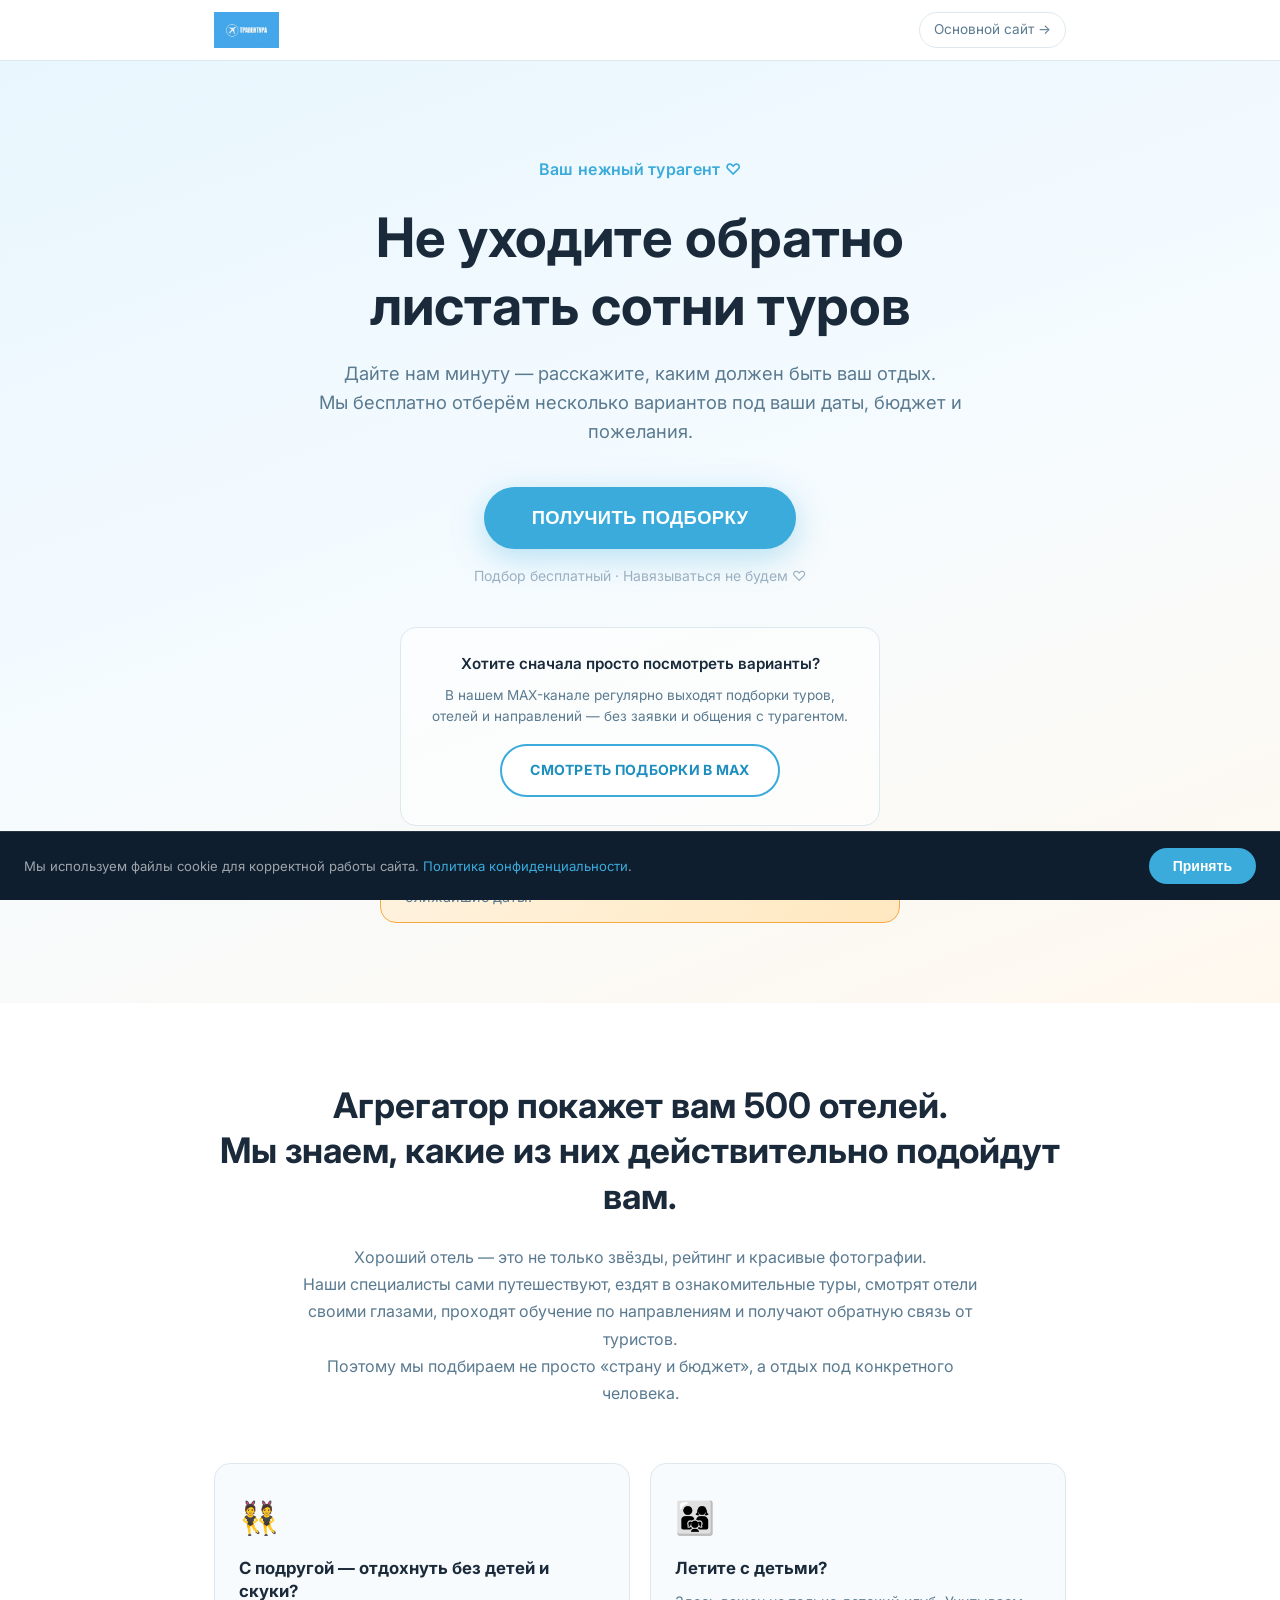
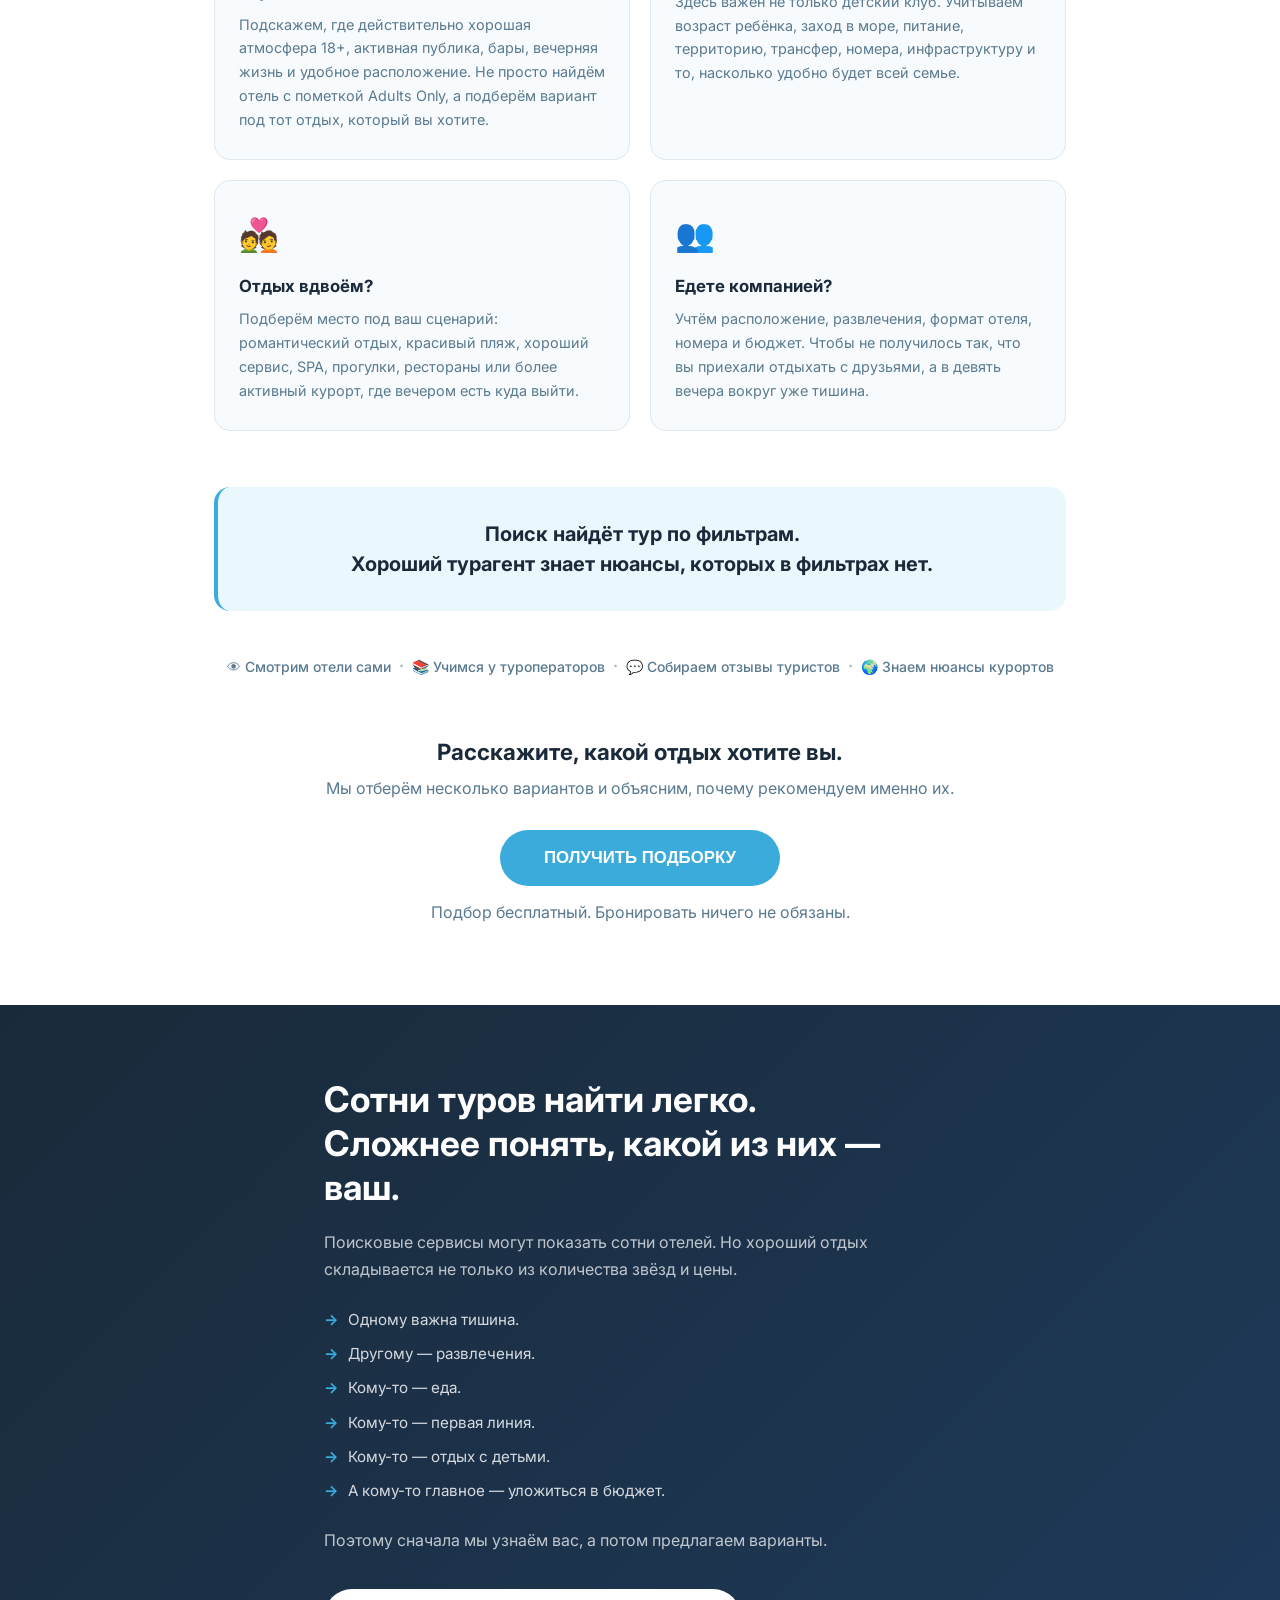
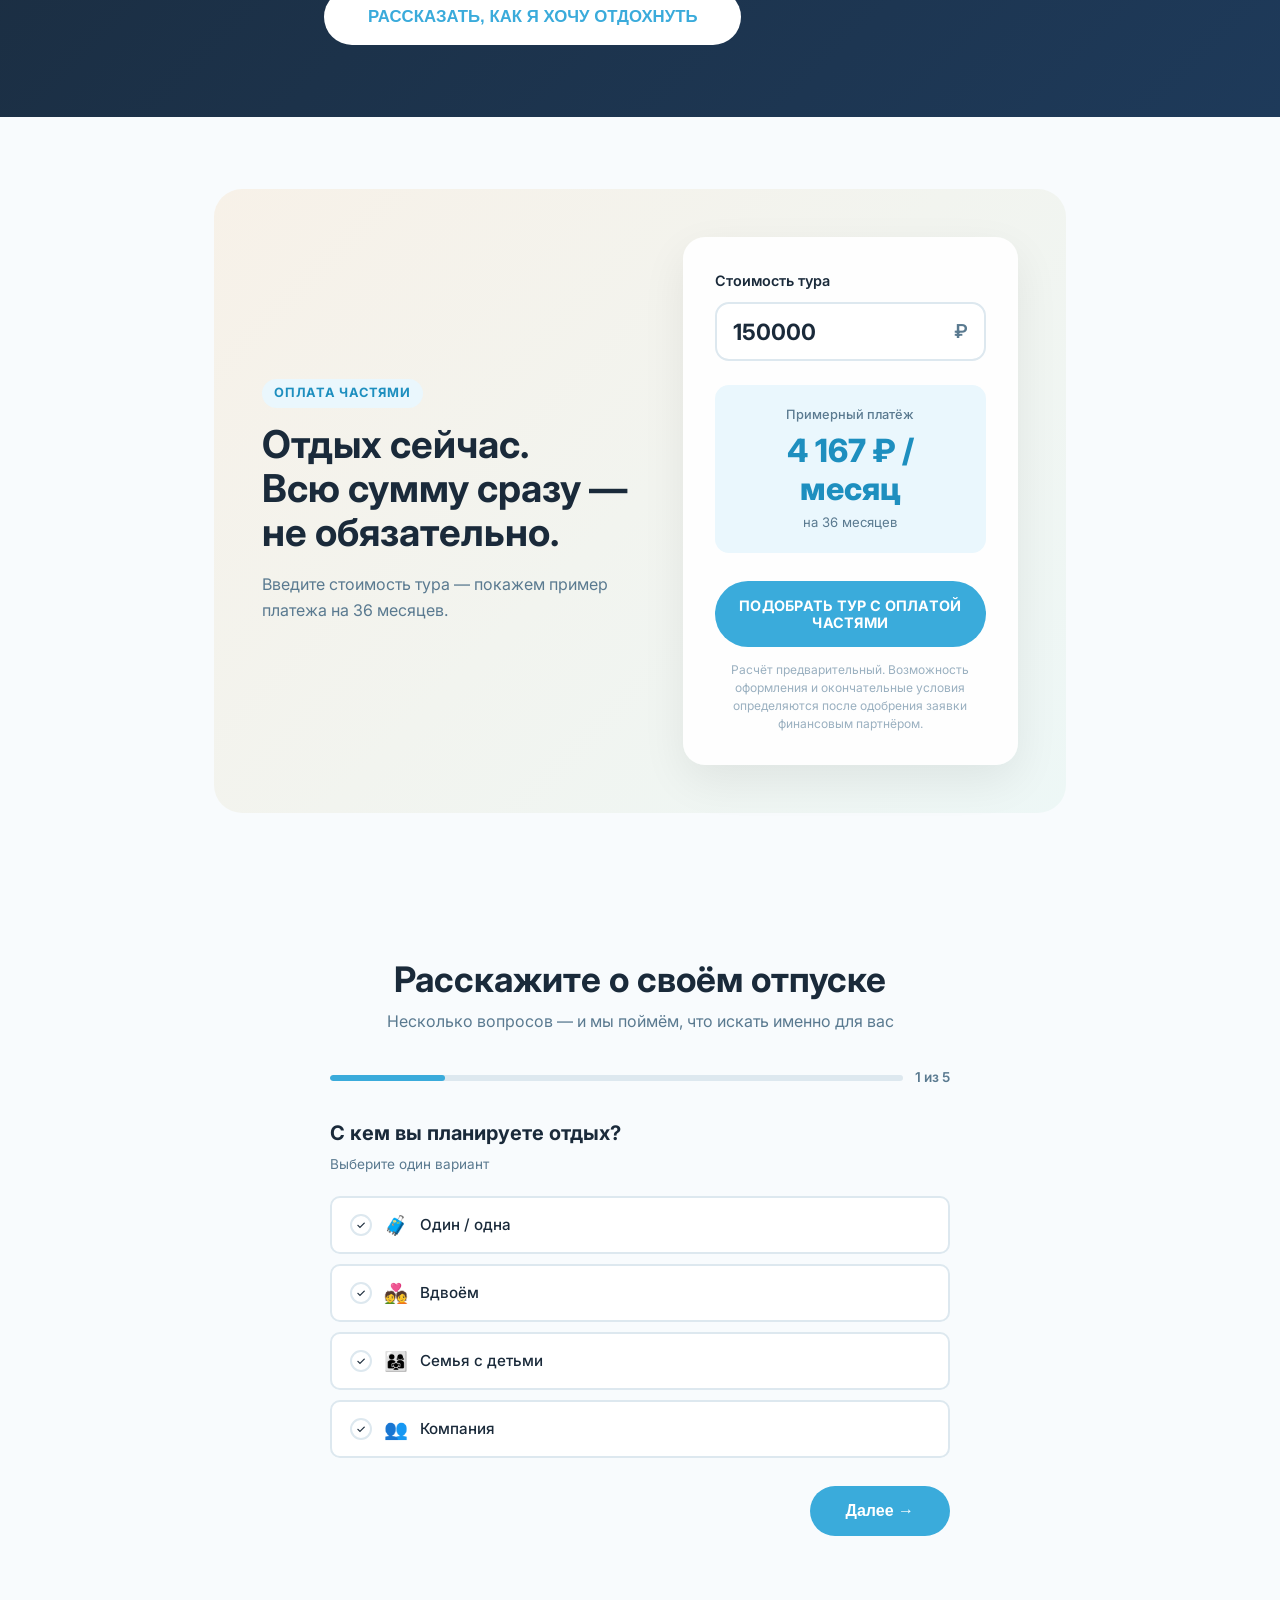
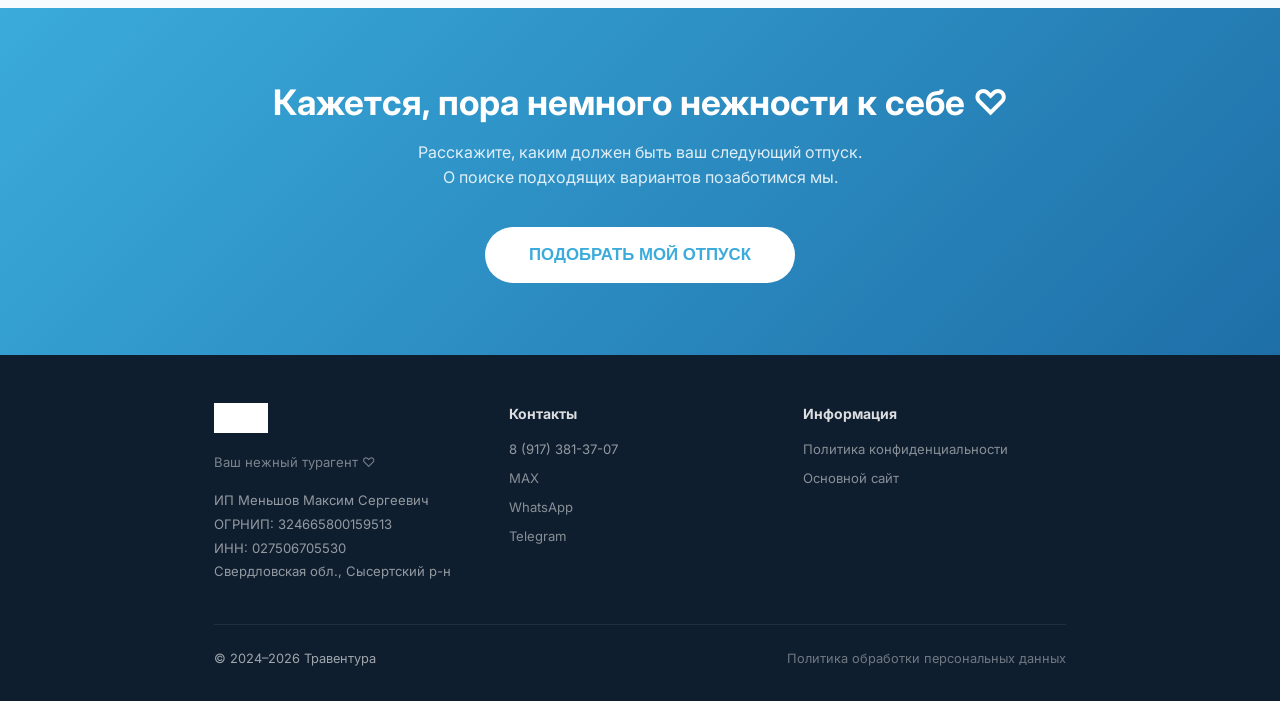
<file: index.html>
<!DOCTYPE html>
<html lang="ru">
<head>
  <meta charset="UTF-8">
  <meta name="viewport" content="width=device-width, initial-scale=1.0">
  <title>Травентура — Ваш нежный турагент</title>
  <meta name="description" content="Персональный подбор туров под ваши желания. Расскажите, как хотите отдохнуть — мы найдём подходящие варианты.">
  <link rel="icon" type="image/svg+xml" href="[data-uri]">
  <meta property="og:title" content="Травентура — Ваш нежный турагент">
  <meta property="og:description" content="Подберём не просто тур. Подберём отдых, который подходит именно вам.">
  <meta property="og:type" content="website">
  <!-- Yandex.Metrika counter -->
<script type="text/javascript">
    (function(m,e,t,r,i,k,a){
        m[i]=m[i]||function(){(m[i].a=m[i].a||[]).push(arguments)};
        m[i].l=1*new Date();
        for (var j = 0; j < document.scripts.length; j++) {if (document.scripts[j].src === r) { return; }}
        k=e.createElement(t),a=e.getElementsByTagName(t)[0],k.async=1,k.src=r,a.parentNode.insertBefore(k,a)
    })(window, document,'script','https://mc.yandex.ru/metrika/tag.js?id=113045925', 'ym');

    ym(113045925, 'init', {ssr:true, webvisor:true, clickmap:true, ecommerce:"dataLayer", referrer: document.referrer, url: location.href, accurateTrackBounce:true, trackLinks:true});
</script>
<noscript><div><img src="https://mc.yandex.ru/watch/113045925" style="position:absolute; left:-9999px;" alt="" /></div></noscript>
<!-- /Yandex.Metrika counter -->
  <link rel="preconnect" href="https://fonts.googleapis.com">
  <link rel="preconnect" href="https://fonts.gstatic.com" crossorigin>
  <link href="https://fonts.googleapis.com/css2?family=Inter:wght@400;500;600;700;800&display=swap" rel="stylesheet">
  <link rel="stylesheet" href="styles.css">
  <script>
    const CONFIG = {
      TEST_MODE: true,
      LEAD_ENDPOINT: 'https://TODO_REPLACE_WITH_REAL_ENDPOINT/lead',
      METRIKA_ID: 113045925,
      MESSENGER: {
        max: 'https://max.ru/u/f9LHodD0cOI5Bu6OY6F2wDEy1w_PD9dyJCy7CaNxEhUkTR9gp3fVTQ16Tu0',
        whatsapp: 'https://wa.me/79120444720',
        telegram: 'https://t.me/ElenaIvonina'
      },
      PROMO_CODE: 'ХОЧУВТУР',
      PREFILL_MESSAGE: 'Здравствуйте! Я заполнил(а) анкету на подбор тура. Промокод ХОЧУВТУР'
    };
  </script>
</head>
<body>

<!-- TEST MODE BANNER -->
<div class="test-banner" id="test-banner" style="display:none;">
  🧪 ТЕСТОВЫЙ РЕЖИМ — заявки реально не отправляются. Перед запуском трафика установить TEST_MODE: false
</div>

<!-- HEADER -->
<header class="header">
  <div class="container">
    <div class="header-inner">
      <img src="[data-uri]" alt="Травентура" class="logo-img">
      <a href="https://joyenjoytravel.ru/" target="_blank" rel="noopener" class="header-site-link">
        Основной сайт →
      </a>
    </div>
  </div>
</header>

<!-- HERO -->
<section class="hero" id="hero">
  <div class="container">
    <div class="hero-center">
      <div class="hero-tagline">Ваш нежный турагент ♡</div>
      <h1>Не уходите обратно<br>листать сотни туров</h1>
      <p class="hero-sub">Дайте нам минуту — расскажите, каким должен быть ваш отдых.<br>Мы бесплатно отберём несколько вариантов под ваши даты, бюджет и пожелания.</p>
      <button class="btn btn-primary btn-hero" onclick="scrollToQuiz(); trackEvent('quiz_start')">
        ПОЛУЧИТЬ ПОДБОРКУ
      </button>
      <p class="hero-cta-note">Подбор бесплатный · Навязываться не будем ♡</p>
      <div class="hero-max-channel">
        <p class="hero-max-title">Хотите сначала просто посмотреть варианты?</p>
        <p class="hero-max-text">В нашем MAX-канале регулярно выходят подборки туров, отелей и направлений — без заявки и общения с турагентом.</p>
        <a href="https://max.ru/channel_Traventura" target="_blank" rel="noopener"
           class="btn btn-max-channel"
           onclick="trackEvent('max_channel_click')">
          СМОТРЕТЬ ПОДБОРКИ В MAX
        </a>
      </div>
      <div class="hero-hot-pill">
        🔥 <strong>Ищете горящий тур?</strong> Проверим актуальные варианты на ближайшие даты.
      </div>
    </div>
  </div>
</section>

<!-- PERSONAL BLOCK -->

<!-- WHY AGENT BLOCK -->
<section class="why-block">
  <div class="container">
    <h2 class="why-h2">Агрегатор покажет вам 500 отелей.<br>Мы знаем, какие из них действительно подойдут вам.</h2>
    <p class="why-sub">Хороший отель — это не только звёзды, рейтинг и красивые фотографии.<br>Наши специалисты сами путешествуют, ездят в ознакомительные туры, смотрят отели своими глазами, проходят обучение по направлениям и получают обратную связь от туристов.<br>Поэтому мы подбираем не просто «страну и бюджет», а отдых под конкретного человека.</p>

    <div class="why-cards">
      <div class="why-card">
        <div class="why-card-emoji">👯</div>
        <h3>С подругой — отдохнуть без детей и скуки?</h3>
        <p>Подскажем, где действительно хорошая атмосфера 18+, активная публика, бары, вечерняя жизнь и удобное расположение. Не просто найдём отель с пометкой Adults Only, а подберём вариант под тот отдых, который вы хотите.</p>
      </div>
      <div class="why-card">
        <div class="why-card-emoji">👨‍👩‍👧</div>
        <h3>Летите с детьми?</h3>
        <p>Здесь важен не только детский клуб. Учитываем возраст ребёнка, заход в море, питание, территорию, трансфер, номера, инфраструктуру и то, насколько удобно будет всей семье.</p>
      </div>
      <div class="why-card">
        <div class="why-card-emoji">💑</div>
        <h3>Отдых вдвоём?</h3>
        <p>Подберём место под ваш сценарий: романтический отдых, красивый пляж, хороший сервис, SPA, прогулки, рестораны или более активный курорт, где вечером есть куда выйти.</p>
      </div>
      <div class="why-card">
        <div class="why-card-emoji">👥</div>
        <h3>Едете компанией?</h3>
        <p>Учтём расположение, развлечения, формат отеля, номера и бюджет. Чтобы не получилось так, что вы приехали отдыхать с друзьями, а в девять вечера вокруг уже тишина.</p>
      </div>
    </div>

    <div class="why-accent">
      Поиск найдёт тур по фильтрам.<br>
      Хороший турагент знает нюансы, которых в фильтрах нет.
    </div>

    <div class="why-trust">
      <span class="why-trust-item">👁 Смотрим отели сами</span>
      <span class="why-trust-dot">·</span>
      <span class="why-trust-item">📚 Учимся у туроператоров</span>
      <span class="why-trust-dot">·</span>
      <span class="why-trust-item">💬 Собираем отзывы туристов</span>
      <span class="why-trust-dot">·</span>
      <span class="why-trust-item">🌍 Знаем нюансы курортов</span>
    </div>

    <div class="why-cta">
      <h3>Расскажите, какой отдых хотите вы.</h3>
      <p>Мы отберём несколько вариантов и объясним, почему рекомендуем именно их.</p>
      <button class="btn btn-primary btn-lg" onclick="scrollToQuiz(); trackEvent('quiz_start')">ПОЛУЧИТЬ ПОДБОРКУ</button>
      <p class="why-cta-note">Подбор бесплатный. Бронировать ничего не обязаны.</p>
    </div>
  </div>
</section>
<!-- /WHY AGENT BLOCK -->

<section class="personal-block" id="selection" style="scroll-margin-top:70px;">
  <div class="container personal-inner">
    <div>
      <h2>Сотни туров найти легко.<br>Сложнее понять, какой из них — ваш.</h2>
      <p class="personal-lead">Поисковые сервисы могут показать сотни отелей. Но хороший отдых складывается не только из количества звёзд и цены.</p>
      <ul class="personal-list">
        <li>Одному важна тишина.</li>
        <li>Другому — развлечения.</li>
        <li>Кому-то — еда.</li>
        <li>Кому-то — первая линия.</li>
        <li>Кому-то — отдых с детьми.</li>
        <li>А кому-то главное — уложиться в бюджет.</li>
      </ul>
      <p class="personal-conclusion">Поэтому сначала мы узнаём вас, а потом предлагаем варианты.</p>
      <button class="btn btn-white btn-lg" onclick="scrollToQuiz(); trackEvent('quiz_start')">
        РАССКАЗАТЬ, КАК Я ХОЧУ ОТДОХНУТЬ
      </button>
    </div>
  </div>
</section>


<!-- INSTALLMENT BLOCK -->
<section class="installment-box" id="installment">
  <div class="container">
    <div class="installment-inner">
      <div class="installment-copy">
        <span class="installment-kicker">Оплата частями</span>
        <h2>Отдых сейчас.<br>Всю сумму сразу —<br>не обязательно.</h2>
        <p>Введите стоимость тура — покажем пример платежа на 36 месяцев.</p>
      </div>
      <div class="installment-calculator">
        <label for="tourPrice">Стоимость тура</label>
        <div class="price-input-wrap">
          <input id="tourPrice" type="number" inputmode="numeric" value="150000" min="1000" step="1000">
          <span class="price-currency">₽</span>
        </div>
        <div class="payment-result">
          <span class="payment-label">Примерный платёж</span>
          <strong id="monthlyPayment">4 167 ₽ / месяц</strong>
          <span class="payment-term">на 36 месяцев</span>
        </div>
        <button type="button" class="installment-cta" id="installmentCta"
          onclick="trackEvent('installment_cta_click'); scrollToQuiz(); if(!quizStarted){quizStarted=true;trackEvent('quiz_start');}">
          ПОДОБРАТЬ ТУР С ОПЛАТОЙ ЧАСТЯМИ
        </button>
        <p class="installment-note">Расчёт предварительный. Возможность оформления и окончательные условия определяются после одобрения заявки финансовым партнёром.</p>
      </div>
    </div>
  </div>
</section>
<!-- /INSTALLMENT BLOCK -->

<!-- QUIZ -->
<span id="quiz" style="display:block;height:0;visibility:hidden;"></span>
<section id="quiz-section" style="scroll-margin-top:70px;">
  <div class="container">
    <div class="quiz-wrapper">

      <div id="quiz-header">
        <h2 style="text-align:center;margin-bottom:8px;">Расскажите о своём отпуске</h2>
        <p style="text-align:center;margin-bottom:32px;color:var(--ink-soft);">Несколько вопросов — и мы поймём, что искать именно для вас</p>
        <div class="quiz-progress">
          <div class="quiz-progress-bar">
            <div class="quiz-progress-fill" id="progress-fill" style="width:20%"></div>
          </div>
          <span class="quiz-progress-text" id="progress-text">1 из 5</span>
        </div>
      </div>

      <!-- STEP 1 -->
      <div class="quiz-step active" id="step-1">
        <h3>С кем вы планируете отдых?</h3>
        <p class="quiz-hint">Выберите один вариант</p>
        <div class="options-grid single-col">
          <button class="option-btn" data-q="1" data-val="Один / одна" onclick="selectOption(this, false)">
            <span class="opt-check">✓</span><span class="option-emoji">🧳</span>Один / одна
          </button>
          <button class="option-btn" data-q="1" data-val="Вдвоём" onclick="selectOption(this, false)">
            <span class="opt-check">✓</span><span class="option-emoji">💑</span>Вдвоём
          </button>
          <button class="option-btn" data-q="1" data-val="Семья с детьми" onclick="selectOption(this, false)">
            <span class="opt-check">✓</span><span class="option-emoji">👨‍👩‍👧</span>Семья с детьми
          </button>
          <button class="option-btn" data-q="1" data-val="Компания" onclick="selectOption(this, false)">
            <span class="opt-check">✓</span><span class="option-emoji">👥</span>Компания
          </button>
        </div>
        <div class="quiz-nav">
          <span></span>
          <button class="btn btn-primary" onclick="nextStep(2)">Далее →</button>
        </div>
      </div>

      <!-- STEP 2 -->
      <div class="quiz-step" id="step-2">
        <h3>Что для вас особенно важно в отпуске?</h3>
        <p class="quiz-hint">Можно выбрать несколько вариантов</p>
        <div class="options-grid">
          <button class="option-btn" data-q="2" data-val="Красивое море и пляж" onclick="selectOption(this, true)">
            <span class="opt-check square">✓</span><span class="option-emoji">🌊</span>Красивое море и пляж
          </button>
          <button class="option-btn" data-q="2" data-val="Вкусная еда" onclick="selectOption(this, true)">
            <span class="opt-check square">✓</span><span class="option-emoji">🍜</span>Вкусная еда
          </button>
          <button class="option-btn" data-q="2" data-val="Тишина и спокойствие" onclick="selectOption(this, true)">
            <span class="opt-check square">✓</span><span class="option-emoji">😴</span>Тишина и спокойствие
          </button>
          <button class="option-btn" data-q="2" data-val="Развлечения и ночная жизнь" onclick="selectOption(this, true)">
            <span class="opt-check square">✓</span><span class="option-emoji">🎉</span>Развлечения и ночная жизнь
          </button>
          <button class="option-btn" data-q="2" data-val="Комфортный отдых с детьми" onclick="selectOption(this, true)">
            <span class="opt-check square">✓</span><span class="option-emoji">👶</span>Комфортный отдых с детьми
          </button>
          <button class="option-btn" data-q="2" data-val="Красивые места и впечатления" onclick="selectOption(this, true)">
            <span class="opt-check square">✓</span><span class="option-emoji">📸</span>Красивые места и впечатления
          </button>
          <button class="option-btn" data-q="2" data-val="Хороший отель и сервис" onclick="selectOption(this, true)">
            <span class="opt-check square">✓</span><span class="option-emoji">⭐</span>Хороший отель и сервис
          </button>
          <button class="option-btn" data-q="2" data-val="Уложиться в бюджет" onclick="selectOption(this, true)">
            <span class="opt-check square">✓</span><span class="option-emoji">💰</span>Главное — уложиться в бюджет
          </button>
        </div>
        <div class="quiz-nav">
          <button class="btn-back" onclick="prevStep(1)">← Назад</button>
          <button class="btn btn-primary" onclick="nextStep(3)">Далее →</button>
        </div>
      </div>

      <!-- STEP 3 -->
      <div class="quiz-step" id="step-3">
        <h3>Куда хочется?</h3>
        <p class="quiz-hint">Выберите направление или попросите совет</p>
        <div class="options-grid single-col">
          <button class="option-btn" data-q="3" data-val="Турция" onclick="selectOption(this, false); hideOtherField()">
            <span class="opt-check">✓</span><span class="option-emoji">🇹🇷</span>Турция
          </button>
          <button class="option-btn" data-q="3" data-val="Египет" onclick="selectOption(this, false); hideOtherField()">
            <span class="opt-check">✓</span><span class="option-emoji">🇪🇬</span>Египет
          </button>
          <button class="option-btn" data-q="3" data-val="Таиланд" onclick="selectOption(this, false); hideOtherField()">
            <span class="opt-check">✓</span><span class="option-emoji">🇹🇭</span>Таиланд
          </button>
          <button class="option-btn" data-q="3" data-val="Вьетнам" onclick="selectOption(this, false); hideOtherField()">
            <span class="opt-check">✓</span><span class="option-emoji">🇻🇳</span>Вьетнам
          </button>
          <button class="option-btn" data-q="3" data-val="ОАЭ" onclick="selectOption(this, false); hideOtherField()">
            <span class="opt-check">✓</span><span class="option-emoji">🇦🇪</span>ОАЭ
          </button>
          <button class="option-btn" data-q="3" data-val="Другое направление" onclick="selectOption(this, false); showOtherField()">
            <span class="opt-check">✓</span><span class="option-emoji">🌍</span>Другое направление
          </button>
          <button class="option-btn" data-q="3" data-val="Пока не знаю — посоветуйте" onclick="selectOption(this, false); hideOtherField()">
            <span class="opt-check">✓</span><span class="option-emoji">🤔</span>Пока не знаю — посоветуйте
          </button>
        </div>
        <div class="quiz-extra-field" id="other-direction-field">
          <label for="other-direction" style="font-size:0.9rem;font-weight:600;color:var(--ink);display:block;margin-bottom:8px;">Укажите направление:</label>
          <input type="text" id="other-direction" placeholder="Например: Балканы, Куба, Грузия..."
                 style="width:100%;padding:14px 16px;border:2px solid var(--border);border-radius:10px;font-size:1rem;font-family:inherit;color:var(--ink);"
                 oninput="answers.otherDirection = this.value">
        </div>
        <div class="quiz-nav">
          <button class="btn-back" onclick="prevStep(2)">← Назад</button>
          <button class="btn btn-primary" onclick="nextStep(4)">Далее →</button>
        </div>
      </div>

      <!-- STEP 4 -->
      <div class="quiz-step" id="step-4">
        <h3>Когда хотите улететь?</h3>
        <p class="quiz-hint">Выберите один вариант</p>
        <div class="options-grid single-col">
          <button class="option-btn" data-q="4" data-val="В ближайшие 7 дней" onclick="selectOption(this, false); hideDateFields()">
            <span class="opt-check">✓</span><span class="option-emoji">🔥</span>В ближайшие 7 дней
          </button>
          <button class="option-btn" data-q="4" data-val="В течение месяца" onclick="selectOption(this, false); hideDateFields()">
            <span class="opt-check">✓</span><span class="option-emoji">📅</span>В течение месяца
          </button>
          <button class="option-btn" data-q="4" data-val="Позже" onclick="selectOption(this, false); hideDateFields()">
            <span class="opt-check">✓</span><span class="option-emoji">🗓️</span>Позже
          </button>
          <button class="option-btn" data-q="4" data-val="Даты уже знаю" onclick="selectOption(this, false); showDateFields()">
            <span class="opt-check">✓</span><span class="option-emoji">✅</span>Даты уже знаю
          </button>
        </div>
        <div class="quiz-date-fields" id="date-fields">
          <div>
            <label for="date-from" style="font-size:0.85rem;font-weight:600;color:var(--ink);display:block;margin-bottom:6px;">Дата вылета</label>
            <input type="date" id="date-from" oninput="answers.dateFrom = this.value"
                   style="width:100%;padding:14px 16px;border:2px solid var(--border);border-radius:10px;font-size:1rem;font-family:inherit;color:var(--ink);">
          </div>
          <div>
            <label for="date-to" style="font-size:0.85rem;font-weight:600;color:var(--ink);display:block;margin-bottom:6px;">Дата возвращения</label>
            <input type="date" id="date-to" oninput="answers.dateTo = this.value"
                   style="width:100%;padding:14px 16px;border:2px solid var(--border);border-radius:10px;font-size:1rem;font-family:inherit;color:var(--ink);">
          </div>
        </div>
        <div class="quiz-nav">
          <button class="btn-back" onclick="prevStep(3)">← Назад</button>
          <button class="btn btn-primary" onclick="nextStep(5)">Далее →</button>
        </div>
      </div>

      <!-- STEP 5 -->
      <div class="quiz-step" id="step-5">
        <h3>Какой бюджет рассматриваете на всю поездку?</h3>
        <p class="quiz-hint">Выберите один вариант</p>
        <div class="options-grid single-col">
          <button class="option-btn" data-q="5" data-val="до 100 000 рублей" onclick="selectOption(this, false)">
            <span class="opt-check">✓</span>до 100 000 рублей
          </button>
          <button class="option-btn" data-q="5" data-val="100 000–150 000 рублей" onclick="selectOption(this, false)">
            <span class="opt-check">✓</span>100 000–150 000 рублей
          </button>
          <button class="option-btn" data-q="5" data-val="150 000–200 000 рублей" onclick="selectOption(this, false)">
            <span class="opt-check">✓</span>150 000–200 000 рублей
          </button>
          <button class="option-btn" data-q="5" data-val="200 000–300 000 рублей" onclick="selectOption(this, false)">
            <span class="opt-check">✓</span>200 000–300 000 рублей
          </button>
          <button class="option-btn" data-q="5" data-val="более 300 000 рублей" onclick="selectOption(this, false)">
            <span class="opt-check">✓</span>более 300 000 рублей
          </button>
          <button class="option-btn" data-q="5" data-val="Пока хочу понять варианты" onclick="selectOption(this, false)">
            <span class="opt-check">✓</span>Пока хочу понять варианты
          </button>
        </div>
        <div class="quiz-nav">
          <button class="btn-back" onclick="prevStep(4)">← Назад</button>
          <button class="btn btn-primary" onclick="showInstallmentQuestion()">Далее →</button>
        </div>
      </div>

      <!-- STEP 5b: INSTALLMENT -->
      <div class="quiz-step" id="step-5b">
        <h3>Хотите рассмотреть оплату частями?</h3>
        <p class="quiz-hint">Необязательно — но турагент сразу учтёт это при подборе</p>
        <div class="options-grid single-col">
          <button class="option-btn" data-q="installment" data-val="yes"
            onclick="selectInstallment(this, 'yes')">
            <span class="opt-check">✓</span>Да, хочу узнать условия
          </button>
          <button class="option-btn" data-q="installment" data-val="maybe"
            onclick="selectInstallment(this, 'maybe')">
            <span class="opt-check">✓</span>Возможно, если платёж будет комфортным
          </button>
          <button class="option-btn" data-q="installment" data-val="no"
            onclick="selectInstallment(this, 'no')">
            <span class="opt-check">✓</span>Нет, планирую оплатить сразу
          </button>
        </div>
        <div class="quiz-nav">
          <button class="btn-back" onclick="showStep(5)">← Назад</button>
          <button class="btn btn-primary" onclick="showContactStep()">Далее →</button>
        </div>
      </div>

      <!-- CONTACT STEP -->
      <div class="contact-step" id="contact-step">
        <h3>Куда отправить варианты?</h3>
        <p class="quiz-hint" style="margin-bottom:24px;">Оставьте контакт — мы свяжемся с подборкой</p>
        <div class="form-field">
          <label for="lead-name">Ваше имя</label>
          <input type="text" id="lead-name" placeholder="Как вас зовут?" autocomplete="name">
        </div>
        <div class="form-field">
          <label for="lead-phone">Телефон</label>
          <input type="tel" id="lead-phone" placeholder="+7 (999) 000-00-00" autocomplete="tel">
        </div>
        <div class="consent-row">
          <input type="checkbox" id="consent" name="consent">
          <label for="consent">
            Я согласен(на) на обработку персональных данных в соответствии с
            <a href="privacy-policy.html" target="_blank">Политикой конфиденциальности</a>
          </label>
        </div>
        <button class="btn-submit" id="submit-btn" onclick="submitLead()">
          <span class="submit-text">ПОЛУЧИТЬ ПОДБОР ♡</span>
          <span class="submit-loading">⏳ Отправляем...</span>
        </button>
        <div class="quiz-error" id="quiz-error">
          Не удалось отправить заявку. Пожалуйста, попробуйте ещё раз.
          <button class="retry-btn" onclick="retrySubmit()">Повторить</button>
        </div>
        <div style="margin-top:16px;">
          <button class="btn-back" onclick="prevStep(5); hideContactStep()">← Назад</button>
        </div>
      </div>

      <!-- SUCCESS SCREEN -->
      <div class="success-screen" id="success-screen">
        <div class="success-icon">♡</div>
        <h2>Отлично! Мы получили<br>ваши пожелания.</h2>

        <div class="success-important">
          <h3>📩 ВАЖНО: НАПИШИТЕ НАМ В МЕССЕНДЖЕР</h3>
          <p>Напишите нам сейчас — и ваш турагент сразу возьмётся за подбор.</p>
        </div>

        <div class="promo-card">
          <div class="promo-label">Ваш промокод</div>
          <div class="promo-code">ХОЧУВТУР</div>
          <div class="promo-desc">🔥 По промокоду дополнительно проверим закрытые и горящие предложения и лучшие доступные цены на ваши даты.</div>
        </div>

        <div class="prefill-card">
          <div class="prefill-label">Готовое сообщение для мессенджера</div>
          <div class="prefill-text">«Здравствуйте! Я заполнила свои пожелания и <span class="prefill-caps">ХОЧУ В ТУР!</span>»</div>
          <button class="copy-btn copy-btn-full" onclick="copyMessage(this)">
            📋 Скопировать сообщение
          </button>
          <div class="prefill-hint">Скопируйте и напишите нам в любой мессенджер ниже</div>
        </div>

        <div class="messenger-buttons">
          <a href="#" id="btn-max" class="btn-messenger btn-max" target="_blank" rel="noopener" onclick="trackEvent('max_click')">
            <span class="messenger-icon">💬</span>НАПИСАТЬ В MAX
          </a>
          <a href="#" id="btn-whatsapp" class="btn-messenger btn-whatsapp" target="_blank" rel="noopener" onclick="trackEvent('whatsapp_click')">
            <span class="messenger-icon">📱</span>НАПИСАТЬ В WHATSAPP
          </a>
          <a href="#" id="btn-telegram" class="btn-messenger btn-telegram" target="_blank" rel="noopener" onclick="trackEvent('telegram_click')">
            <span class="messenger-icon">✈️</span>НАПИСАТЬ В TELEGRAM
          </a>
        </div>
        <p class="success-note">Заявка уже сохранена — даже если вы сейчас закроете страницу, мы её увидим.</p>
        <p id="installment-success-note" class="success-note" style="display:none;margin-top:8px;">💳 Турагент также расскажет о доступном варианте оплаты частями.</p>
      </div>

    </div>
  </div>
</section>

<!-- FINAL CTA -->
<section class="final-cta" id="contact" style="scroll-margin-top:70px;">
  <div class="container">
    <h2>Кажется, пора немного нежности к себе ♡</h2>
    <p>Расскажите, каким должен быть ваш следующий отпуск.<br>О поиске подходящих вариантов позаботимся мы.</p>
    <button class="btn btn-primary btn-lg" onclick="scrollToQuiz(); trackEvent('quiz_start')">
      ПОДОБРАТЬ МОЙ ОТПУСК
    </button>
  </div>
</section>

<!-- FOOTER -->
<footer class="footer">
  <div class="container">
    <div class="footer-inner">
      <div>
        <div class="footer-logo">
          <img src="[data-uri]" alt="Травентура">
        </div>
        <div class="footer-brand-tag">Ваш нежный турагент ♡</div>
        <div style="margin-top:16px;font-size:0.82rem;line-height:1.8;color:rgba(255,255,255,0.55);">
          ИП Меньшов Максим Сергеевич<br>
          ОГРНИП: 324665800159513<br>
          ИНН: 027506705530<br>
          Свердловская обл., Сысертский р-н
        </div>
      </div>
      <div class="footer-col">
        <h4>Контакты</h4>
        <ul>
          <li><a href="tel:+79173813707" style="color:rgba(255,255,255,0.55);">8 (917) 381-37-07</a></li>
          <li><a href="https://max.ru/u/f9LHodD0cOI5Bu6OY6F2wDEy1w_PD9dyJCy7CaNxEhUkTR9gp3fVTQ16Tu0" target="_blank" rel="noopener">MAX</a></li>
          <li><a href="https://wa.me/79120444720" target="_blank" rel="noopener">WhatsApp</a></li>
          <li><a href="https://t.me/ElenaIvonina" target="_blank" rel="noopener">Telegram</a></li>
        </ul>
      </div>
      <div class="footer-col">
        <h4>Информация</h4>
        <ul>
          <li><a href="privacy-policy.html">Политика конфиденциальности</a></li>
          <li><a href="https://joyenjoytravel.ru/" target="_blank" rel="noopener">Основной сайт</a></li>
        </ul>
      </div>
    </div>
    <div class="footer-bottom">
      <span>© 2024–2026 Травентура</span>
      <a href="privacy-policy.html">Политика обработки персональных данных</a>
    </div>
  </div>
</footer>

<!-- COOKIE BANNER -->
<div id="cookie-banner">
  <p>Мы используем файлы cookie для корректной работы сайта.
     <a href="privacy-policy.html">Политика конфиденциальности</a>.</p>
  <button id="cookie-accept">Принять</button>
</div>

<script src="script.js"></script>
</body>
</html>
</file>
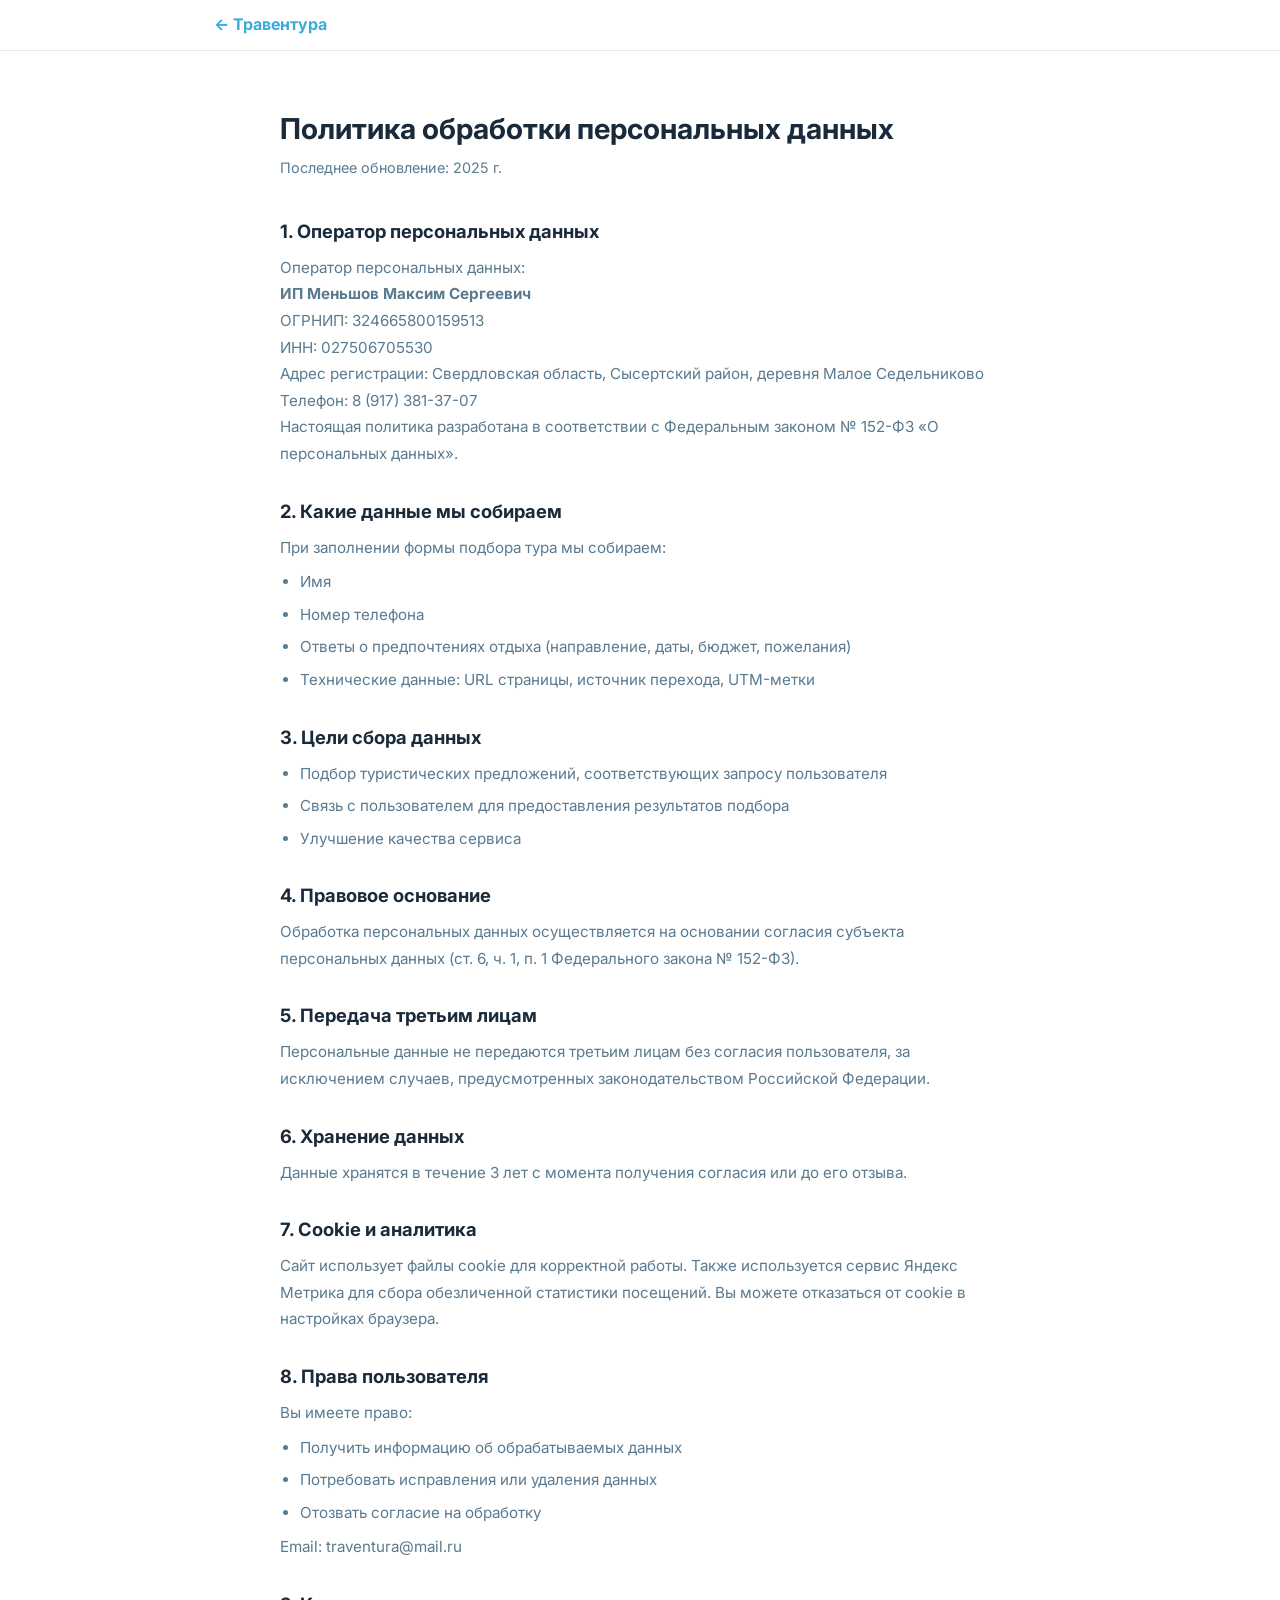
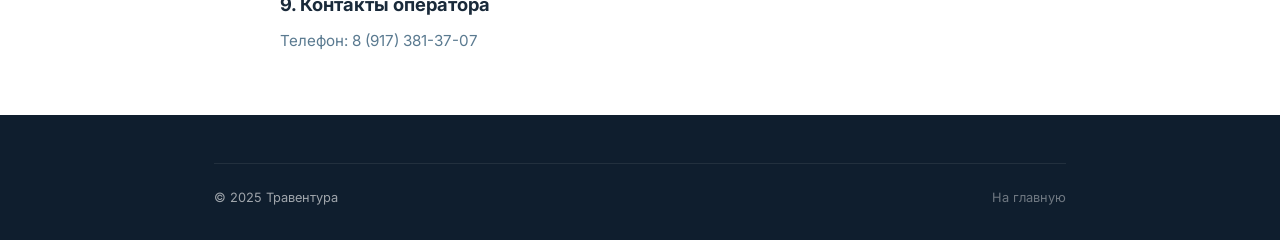
<file: privacy-policy.html>
<!DOCTYPE html>
<html lang="ru">
<head>
  <meta charset="UTF-8">
  <meta name="viewport" content="width=device-width, initial-scale=1.0">
  <title>Политика конфиденциальности — Травентура</title>
  <!-- Yandex.Metrika counter -->
<script type="text/javascript">
    (function(m,e,t,r,i,k,a){
        m[i]=m[i]||function(){(m[i].a=m[i].a||[]).push(arguments)};
        m[i].l=1*new Date();
        for (var j = 0; j < document.scripts.length; j++) {if (document.scripts[j].src === r) { return; }}
        k=e.createElement(t),a=e.getElementsByTagName(t)[0],k.async=1,k.src=r,a.parentNode.insertBefore(k,a)
    })(window, document,'script','https://mc.yandex.ru/metrika/tag.js?id=113045925', 'ym');

    ym(113045925, 'init', {ssr:true, webvisor:true, clickmap:true, ecommerce:"dataLayer", referrer: document.referrer, url: location.href, accurateTrackBounce:true, trackLinks:true});
</script>
<noscript><div><img src="https://mc.yandex.ru/watch/113045925" style="position:absolute; left:-9999px;" alt="" /></div></noscript>
<!-- /Yandex.Metrika counter -->
  <link rel="preconnect" href="https://fonts.googleapis.com">
  <link href="https://fonts.googleapis.com/css2?family=Inter:wght@400;500;600;700&display=swap" rel="stylesheet">
  <link rel="stylesheet" href="styles.css">
  <style>
    .pp-wrap { max-width: 760px; margin: 0 auto; padding: 60px 20px; }
    .pp-wrap h1 { font-size: 1.8rem; margin-bottom: 8px; }
    .pp-wrap .updated { color: var(--ink-soft); font-size: 0.9rem; margin-bottom: 40px; }
    .pp-wrap h2 { font-size: 1.15rem; margin: 32px 0 12px; color: var(--ink); }
    .pp-wrap p, .pp-wrap li { color: var(--ink-soft); line-height: 1.75; font-size: 0.95rem; }
    .pp-wrap ul { padding-left: 20px; margin: 8px 0; }
    .pp-wrap li { margin-bottom: 6px; }
    .todo { background: #FFF3E0; border-left: 4px solid #FF6F00; padding: 12px 16px; border-radius: 6px; margin: 12px 0; font-size: 0.875rem; color: #E65100; }
    .todo strong { display: block; margin-bottom: 4px; }
  </style>
</head>
<body>

<header class="header">
  <div class="container">
    <div class="header-inner">
      <a href="index.html" style="font-size:1rem;font-weight:700;color:var(--sky);">← Травентура</a>
    </div>
  </div>
</header>

<div class="pp-wrap">
  <h1>Политика обработки персональных данных</h1>
  <p class="updated">Последнее обновление: 2025 г.</p>

  

  <h2>1. Оператор персональных данных</h2>
  <p>Оператор персональных данных:</p>
  <p><strong>ИП Меньшов Максим Сергеевич</strong><br>
  ОГРНИП: 324665800159513<br>
  ИНН: 027506705530<br>
  Адрес регистрации: Свердловская область, Сысертский район, деревня Малое Седельниково<br>
  Телефон: <a href="tel:+79173813707">8 (917) 381-37-07</a></p>
  <p>Настоящая политика разработана в соответствии с Федеральным законом № 152-ФЗ «О персональных данных».</p>

  <h2>2. Какие данные мы собираем</h2>
  <p>При заполнении формы подбора тура мы собираем:</p>
  <ul>
    <li>Имя</li>
    <li>Номер телефона</li>
    <li>Ответы о предпочтениях отдыха (направление, даты, бюджет, пожелания)</li>
    <li>Технические данные: URL страницы, источник перехода, UTM-метки</li>
  </ul>

  <h2>3. Цели сбора данных</h2>
  <ul>
    <li>Подбор туристических предложений, соответствующих запросу пользователя</li>
    <li>Связь с пользователем для предоставления результатов подбора</li>
    <li>Улучшение качества сервиса</li>
  </ul>

  <h2>4. Правовое основание</h2>
  <p>Обработка персональных данных осуществляется на основании согласия субъекта персональных данных (ст. 6, ч. 1, п. 1 Федерального закона № 152-ФЗ).</p>

  <h2>5. Передача третьим лицам</h2>
  <p>Персональные данные не передаются третьим лицам без согласия пользователя, за исключением случаев, предусмотренных законодательством Российской Федерации.</p>

  <h2>6. Хранение данных</h2>
  <p>Данные хранятся в течение 3 лет с момента получения согласия или до его отзыва.</p>

  <h2>7. Cookie и аналитика</h2>
  <p>Сайт использует файлы cookie для корректной работы. Также используется сервис Яндекс Метрика для сбора обезличенной статистики посещений. Вы можете отказаться от cookie в настройках браузера.</p>

  <h2>8. Права пользователя</h2>
  <p>Вы имеете право:</p>
  <ul>
    <li>Получить информацию об обрабатываемых данных</li>
    <li>Потребовать исправления или удаления данных</li>
    <li>Отозвать согласие на обработку</li>
  </ul>
  <p>Email: <a href="mailto:traventura@mail.ru">traventura@mail.ru</a></p>

  <h2>9. Контакты оператора</h2>
  <p>Телефон: <a href="tel:+79173813707">8 (917) 381-37-07</a></p>
</div>

<footer class="footer" style="margin-top:0;">
  <div class="container">
    <div class="footer-bottom">
      <span>© 2025 Травентура</span>
      <a href="index.html">На главную</a>
    </div>
  </div>
</footer>

</body>
</html>
</file>
<file: styles.css>
/* ========================================
   ТРАВЕНТУРА — styles.css (v2)
   ======================================== */

:root {
  --sky: #3AABDB;
  --sky-dark: #1E8FBF;
  --sky-light: #EAF7FD;
  --warm: #F7A940;
  --warm-dark: #E08A1A;
  --bg: #FFFFFF;
  --bg-soft: #F8FBFD;
  --ink: #1A2A3A;
  --ink-soft: #5A7A90;
  --ink-xsoft: #9AB0C0;
  --border: #DDE8EF;
  --radius: 16px;
  --radius-sm: 10px;
  --shadow-hover: 0 8px 32px rgba(58,171,219,0.18);
  --font: 'Inter', -apple-system, BlinkMacSystemFont, 'Segoe UI', sans-serif;
}

* { box-sizing: border-box; margin: 0; padding: 0; }
html { scroll-behavior: smooth; }
body { font-family: var(--font); color: var(--ink); background: var(--bg); line-height: 1.6; overflow-x: hidden; }

h1, h2, h3 { line-height: 1.25; font-weight: 700; }
h1 { font-size: clamp(2.2rem, 5vw, 3.4rem); }
h2 { font-size: clamp(1.5rem, 3.5vw, 2.2rem); }
h3 { font-size: clamp(1.1rem, 2.5vw, 1.35rem); }
p { color: var(--ink-soft); }
a { color: inherit; text-decoration: none; }

.container { max-width: 900px; margin: 0 auto; padding: 0 24px; }
section { padding: 72px 0; }

/* BUTTONS */
.btn {
  display: inline-flex; align-items: center; justify-content: center; gap: 8px;
  padding: 16px 36px; border-radius: 999px; font-size: 1rem; font-weight: 700;
  cursor: pointer; border: none; transition: all 0.2s ease; text-align: center;
}
.btn-primary { background: var(--sky); color: #fff; }
.btn-primary:hover { background: var(--sky-dark); transform: translateY(-1px); box-shadow: var(--shadow-hover); }
.btn-white { background: #fff; color: var(--sky); }
.btn-white:hover { background: #f0f9ff; transform: translateY(-1px); }
.btn-lg { padding: 18px 44px; font-size: 1.05rem; }
.btn-hero {
  padding: 20px 48px;
  font-size: 1.15rem;
  letter-spacing: 0.02em;
  box-shadow: 0 8px 32px rgba(58,171,219,0.35);
}
.btn-hero:hover { box-shadow: 0 12px 40px rgba(58,171,219,0.45); }

/* HEADER */
.header {
  position: sticky; top: 0; z-index: 100;
  background: rgba(255,255,255,0.95); backdrop-filter: blur(10px);
  border-bottom: 1px solid var(--border); padding: 12px 0;
}
.header-inner { display: flex; align-items: center; justify-content: space-between; gap: 16px; }
.logo-img { height: 36px; width: auto; }
.header-site-link {
  font-size: 0.85rem; color: var(--ink-soft);
  border: 1px solid var(--border); padding: 6px 14px;
  border-radius: 999px; transition: all 0.2s; white-space: nowrap;
}
.header-site-link:hover { border-color: var(--sky); color: var(--sky); }

/* HERO — центрированный */
.hero {
  background: linear-gradient(160deg, #E8F6FD 0%, #F5FBFF 50%, #FFF8EE 100%);
  padding: 96px 0 80px;
  text-align: center;
}
.hero-center { max-width: 680px; margin: 0 auto; }
.hero-tagline {
  font-size: 1rem; color: var(--sky); font-weight: 600;
  margin-bottom: 20px; letter-spacing: 0.02em;
}
.hero h1 { color: var(--ink); margin-bottom: 20px; }
.hero-sub {
  font-size: 1.15rem; color: var(--ink-soft);
  margin-bottom: 40px; line-height: 1.6;
}
.btn-hero { margin-bottom: 16px; }
.hero-cta-note { font-size: 0.875rem; color: var(--ink-xsoft); margin-bottom: 40px; }

.hero-hot-pill {
  display: inline-block;
  background: linear-gradient(135deg, #FFF3E0, #FFE8C0);
  border: 1.5px solid var(--warm);
  border-radius: var(--radius);
  padding: 14px 24px;
  font-size: 0.9rem;
  color: var(--ink-soft);
  line-height: 1.5;
  max-width: 520px;
  text-align: left;
}
.hero-hot-pill strong { color: var(--ink); }

/* PERSONAL BLOCK */
.personal-block {
  background: linear-gradient(135deg, #1A2A3A 0%, #1E3A5A 100%);
}
.personal-inner { max-width: 680px; }
.personal-block h2 { color: white; margin-bottom: 20px; }
.personal-lead { color: rgba(255,255,255,0.72); font-size: 1rem; margin-bottom: 24px; line-height: 1.7; }
.personal-list {
  list-style: none; margin-bottom: 24px;
  display: flex; flex-direction: column; gap: 10px;
}
.personal-list li {
  display: flex; align-items: flex-start; gap: 10px;
  color: rgba(255,255,255,0.82); font-size: 0.95rem;
}
.personal-list li::before { content: "→"; color: var(--sky); font-weight: 700; flex-shrink: 0; }
.personal-conclusion { color: rgba(255,255,255,0.72); margin-bottom: 36px; font-size: 1rem; }

/* QUIZ */
#quiz-section { background: var(--bg-soft); scroll-margin-top: 80px; }
.quiz-wrapper { max-width: 620px; margin: 0 auto; }

.quiz-progress { display: flex; align-items: center; gap: 12px; margin-bottom: 32px; }
.quiz-progress-bar { flex: 1; height: 6px; background: var(--border); border-radius: 999px; overflow: hidden; }
.quiz-progress-fill { height: 100%; background: var(--sky); border-radius: 999px; transition: width 0.4s ease; }
.quiz-progress-text { font-size: 0.85rem; color: var(--ink-soft); white-space: nowrap; font-weight: 600; }

.quiz-step { display: none; }
.quiz-step.active { display: block; animation: fadeInUp 0.3s ease; }

@keyframes fadeInUp {
  from { opacity: 0; transform: translateY(10px); }
  to { opacity: 1; transform: translateY(0); }
}

.quiz-step h3 { font-size: 1.25rem; margin-bottom: 8px; color: var(--ink); }
.quiz-hint { font-size: 0.85rem; color: var(--ink-soft); margin-bottom: 20px; }

.options-grid { display: grid; grid-template-columns: 1fr 1fr; gap: 10px; margin-bottom: 28px; }
.options-grid.single-col { grid-template-columns: 1fr; }

.option-btn {
  display: flex; align-items: center; gap: 12px;
  padding: 15px 18px; background: white;
  border: 2px solid var(--border); border-radius: var(--radius-sm);
  cursor: pointer; transition: all 0.15s ease;
  text-align: left; font-size: 0.95rem; font-weight: 500;
  color: var(--ink); min-height: 54px;
  font-family: var(--font);
}
.option-btn:hover { border-color: var(--sky); background: var(--sky-light); }
.option-btn.selected { border-color: var(--sky); background: var(--sky-light); color: var(--sky-dark); font-weight: 600; }
.option-btn.selected .opt-check { background: var(--sky); border-color: var(--sky); color: white; }

.opt-check {
  width: 22px; height: 22px; border-radius: 50%;
  border: 2px solid var(--border); display: flex;
  align-items: center; justify-content: center;
  flex-shrink: 0; font-size: 0.7rem; transition: all 0.15s;
}
.opt-check.square { border-radius: 6px; }
.option-emoji { font-size: 1.2rem; flex-shrink: 0; }

.quiz-extra-field { margin-top: 12px; display: none; }
.quiz-extra-field.visible { display: block; }
.quiz-date-fields { display: grid; grid-template-columns: 1fr 1fr; gap: 12px; margin-top: 12px; display: none; }
.quiz-date-fields.visible { display: grid; }

.quiz-nav { display: flex; justify-content: space-between; align-items: center; gap: 12px; margin-top: 8px; }

.btn-back {
  background: transparent; border: 2px solid var(--border);
  color: var(--ink-soft); padding: 12px 24px; border-radius: 999px;
  font-size: 0.95rem; font-weight: 600; cursor: pointer; transition: all 0.2s;
  font-family: var(--font);
}
.btn-back:hover { border-color: var(--sky); color: var(--sky); }

/* CONTACT STEP */
.contact-step { display: none; }
.contact-step.active { display: block; animation: fadeInUp 0.3s ease; }

.form-field { margin-bottom: 16px; }
.form-field label { display: block; font-size: 0.9rem; font-weight: 600; color: var(--ink); margin-bottom: 8px; }
.form-field input[type="text"],
.form-field input[type="tel"],
.form-field input[type="date"] {
  width: 100%; padding: 14px 16px;
  border: 2px solid var(--border); border-radius: var(--radius-sm);
  font-size: 1rem; font-family: var(--font); color: var(--ink);
  background: white; transition: border-color 0.15s; -webkit-appearance: none;
}
.form-field input:focus { outline: none; border-color: var(--sky); }
.form-field input.error { border-color: #E53935; }

.consent-row { display: flex; align-items: flex-start; gap: 10px; margin: 20px 0 24px; }
.consent-row input[type="checkbox"] { width: 20px; height: 20px; flex-shrink: 0; margin-top: 2px; accent-color: var(--sky); cursor: pointer; }
.consent-row label { font-size: 0.875rem; color: var(--ink-soft); line-height: 1.5; cursor: pointer; }
.consent-row a { color: var(--sky); text-decoration: underline; }

.btn-submit {
  background: var(--sky); color: white; width: 100%; padding: 18px;
  border-radius: 999px; font-size: 1.05rem; font-weight: 700;
  border: none; cursor: pointer; transition: all 0.2s; font-family: var(--font);
}
.btn-submit:hover:not(:disabled) { background: var(--sky-dark); transform: translateY(-1px); }
.btn-submit:disabled { opacity: 0.7; cursor: not-allowed; transform: none; }
.submit-loading { display: none; }
.is-loading .submit-loading { display: inline; }
.is-loading .submit-text { display: none; }

.quiz-error {
  background: #FFF3F3; border: 1.5px solid #E53935;
  border-radius: var(--radius-sm); padding: 16px 20px;
  margin-top: 16px; display: none; color: #C62828; font-size: 0.9rem;
}
.quiz-error.visible { display: block; }
.quiz-error .retry-btn {
  background: none; border: none; color: #C62828;
  text-decoration: underline; cursor: pointer;
  font-size: inherit; padding: 0; font-weight: 600;
}

/* SUCCESS SCREEN */
.success-screen { display: none; padding: 40px 0; text-align: center; }
.success-screen.active { display: block; animation: fadeInUp 0.4s ease; }
.success-icon { font-size: 3rem; margin-bottom: 16px; }
.success-screen h2 { color: var(--ink); margin-bottom: 12px; }
.success-sub { font-size: 1rem; color: var(--ink-soft); margin-bottom: 32px; }

.success-important {
  background: var(--sky); color: white;
  border-radius: var(--radius); padding: 22px;
  margin-bottom: 20px;
}
.success-important h3 { font-size: 1rem; margin-bottom: 6px; color: white; }
.success-important p { color: rgba(255,255,255,0.88); font-size: 0.875rem; }

.promo-card {
  background: linear-gradient(135deg, #FFF3E0, #FFE4B5);
  border: 2px solid var(--warm); border-radius: var(--radius);
  padding: 20px 24px; margin-bottom: 28px; text-align: center;
}
.promo-label { font-size: 0.8rem; color: var(--ink-soft); margin-bottom: 6px; font-weight: 600; text-transform: uppercase; letter-spacing: 0.05em; }
.promo-code { font-size: 2rem; font-weight: 800; color: var(--ink); letter-spacing: 0.08em; margin-bottom: 8px; }
.promo-desc { font-size: 0.82rem; color: var(--ink-soft); line-height: 1.5; }

.messenger-buttons { display: flex; flex-direction: column; gap: 10px; margin-bottom: 20px; }
.btn-messenger {
  display: flex; align-items: center; justify-content: center; gap: 12px;
  padding: 17px 24px; border-radius: var(--radius-sm);
  font-size: 1rem; font-weight: 700; cursor: pointer; border: none;
  text-decoration: none; transition: all 0.2s; color: white;
  font-family: var(--font);
}
.btn-max { background: #0068FF; }
.btn-max:hover { background: #0055D4; }
.btn-whatsapp { background: #25D366; }
.btn-whatsapp:hover { background: #1BA851; }
.btn-telegram { background: #0088CC; }
.btn-telegram:hover { background: #006BA6; }
.messenger-icon { font-size: 1.2rem; }
.success-note { font-size: 0.82rem; color: var(--ink-xsoft); line-height: 1.5; }

/* TEST BANNER */
.test-banner {
  background: #FF6F00; color: white; text-align: center;
  padding: 10px 20px; font-size: 0.82rem; font-weight: 600;
  position: sticky; top: 0; z-index: 200;
}

/* FINAL CTA */
.final-cta { background: linear-gradient(135deg, #3AABDB 0%, #1E6FA8 100%); text-align: center; }
.final-cta h2 { color: white; margin-bottom: 16px; }
.final-cta p { color: rgba(255,255,255,0.85); max-width: 480px; margin: 0 auto 36px; font-size: 1rem; }
.final-cta .btn-primary { background: white; color: var(--sky); }
.final-cta .btn-primary:hover { background: #f0f9ff; }

/* FOOTER */
.footer { background: #0F1E2E; color: rgba(255,255,255,0.6); padding: 48px 0 32px; }
.footer-inner { display: grid; grid-template-columns: 1fr 1fr 1fr; gap: 32px; margin-bottom: 40px; }
.footer-logo { margin-bottom: 12px; }
.footer-logo img { height: 30px; filter: brightness(0) invert(1); }
.footer-brand-tag { font-size: 0.82rem; color: rgba(255,255,255,0.45); margin-top: 6px; }
.footer-col h4 { color: rgba(255,255,255,0.85); font-size: 0.875rem; margin-bottom: 14px; }
.footer-col ul { list-style: none; display: flex; flex-direction: column; gap: 8px; }
.footer-col ul li { font-size: 0.82rem; }
.footer-col ul a { color: rgba(255,255,255,0.5); transition: color 0.15s; }
.footer-col ul a:hover { color: var(--sky); }
.footer-bottom { border-top: 1px solid rgba(255,255,255,0.08); padding-top: 24px; display: flex; justify-content: space-between; align-items: center; gap: 16px; flex-wrap: wrap; font-size: 0.8rem; }
.footer-bottom a { color: rgba(255,255,255,0.4); }
.footer-bottom a:hover { color: var(--sky); }

/* COOKIE */
#cookie-banner {
  display: none; position: fixed; bottom: 0; left: 0; right: 0; z-index: 9999;
  background: #0F1E2E; border-top: 1px solid rgba(255,255,255,0.1);
  padding: 16px 24px; flex-direction: row; align-items: center;
  justify-content: space-between; gap: 16px; flex-wrap: wrap;
}
#cookie-banner p { font-size: 0.82rem; color: rgba(255,255,255,0.6); max-width: 700px; }
#cookie-banner a { color: var(--sky); }
#cookie-accept {
  background: var(--sky); color: white; border: none;
  border-radius: 999px; padding: 10px 24px;
  font-weight: 700; font-size: 0.875rem; cursor: pointer; white-space: nowrap;
}

/* RESPONSIVE */
@media (max-width: 768px) {
  section { padding: 56px 0; }
  .hero { padding: 64px 0 56px; }
  .hero-hot-pill { display: block; text-align: left; }
  .options-grid { grid-template-columns: 1fr; }
  .footer-inner { grid-template-columns: 1fr; gap: 24px; }
  .footer-bottom { flex-direction: column; text-align: center; }
  .quiz-date-fields { grid-template-columns: 1fr; }
  .personal-inner { max-width: 100%; }
}

@media (max-width: 480px) {
  h1 { font-size: 1.9rem; }
  h2 { font-size: 1.4rem; }
  .btn-hero { padding: 18px 32px; font-size: 1rem; width: 100%; }
  .container { padding: 0 16px; }
}

/* PROMO CODE ROW */
.promo-code-row {
  display: flex;
  align-items: center;
  justify-content: center;
  gap: 12px;
  margin-bottom: 10px;
  flex-wrap: wrap;
}

.copy-btn {
  background: white;
  border: 1.5px solid var(--warm);
  color: var(--ink);
  padding: 8px 16px;
  border-radius: 999px;
  font-size: 0.82rem;
  font-weight: 600;
  cursor: pointer;
  transition: all 0.2s;
  font-family: var(--font);
  white-space: nowrap;
}
.copy-btn:hover { background: var(--warm); color: white; }
.copy-btn.copied { background: #4CAF50; border-color: #4CAF50; color: white; }

.copy-btn-full {
  width: 100%;
  margin-top: 12px;
  border-color: var(--sky);
  text-align: center;
  justify-content: center;
  display: block;
}
.copy-btn-full:hover { background: var(--sky); color: white; }

/* PREFILL CARD */
.prefill-card {
  background: var(--sky-light);
  border: 1.5px solid var(--sky);
  border-radius: var(--radius);
  padding: 20px;
  margin-bottom: 24px;
  text-align: left;
}
.prefill-label {
  font-size: 0.8rem;
  color: var(--ink-soft);
  font-weight: 600;
  margin-bottom: 10px;
  text-transform: uppercase;
  letter-spacing: 0.04em;
}
.prefill-text {
  font-size: 1rem;
  font-weight: 700;
  color: var(--ink);
  line-height: 1.5;
}

.prefill-caps {
  font-weight: 800;
  color: var(--sky-dark);
  font-size: 1.05em;
}
.prefill-hint {
  font-size: 0.8rem;
  color: var(--ink-soft);
  margin-top: 10px;
  text-align: center;
}
/* убираем promo-code-row если остался */
.promo-code-row {
  display: flex;
  align-items: center;
  justify-content: center;
  gap: 12px;
  margin-bottom: 10px;
}

/* HERO — новые элементы */
.hero-value {
  font-size: 0.95rem;
  color: var(--ink-soft);
  margin-bottom: 32px;
  line-height: 1.6;
  max-width: 520px;
  margin-left: auto;
  margin-right: auto;
}

.hero-no-pressure {
  font-size: 0.85rem;
  color: var(--ink-xsoft);
  margin-top: 6px;
  margin-bottom: 28px;
}

.hero-benefits {
  display: flex;
  gap: 16px;
  justify-content: center;
  flex-wrap: wrap;
  margin-bottom: 28px;
}

.hero-benefit {
  font-size: 0.85rem;
  color: var(--sky-dark);
  font-weight: 600;
  background: var(--sky-light);
  padding: 6px 14px;
  border-radius: 999px;
}

@media (max-width: 480px) {
  .hero-benefits {
    gap: 8px;
  }
  .hero-benefit {
    font-size: 0.8rem;
    padding: 5px 12px;
  }
  .hero-value {
    font-size: 0.9rem;
  }
}

/* ==============================
   WHY AGENT BLOCK
   ============================== */
.why-block {
  background: var(--bg);
  padding: 80px 0;
}

.why-h2 {
  text-align: center;
  color: var(--ink);
  margin-bottom: 24px;
  line-height: 1.3;
}

.why-sub {
  text-align: center;
  max-width: 680px;
  margin: 0 auto 56px;
  font-size: 1rem;
  color: var(--ink-soft);
  line-height: 1.7;
}

.why-cards {
  display: grid;
  grid-template-columns: 1fr 1fr;
  gap: 20px;
  margin-bottom: 56px;
}

.why-card {
  background: var(--bg-soft);
  border: 1.5px solid var(--border);
  border-radius: var(--radius);
  padding: 28px 24px;
  transition: box-shadow 0.2s;
}

.why-card:hover {
  box-shadow: var(--shadow-hover);
}

.why-card-emoji {
  font-size: 2rem;
  margin-bottom: 14px;
}

.why-card h3 {
  font-size: 1.05rem;
  color: var(--ink);
  margin-bottom: 10px;
  line-height: 1.35;
}

.why-card p {
  font-size: 0.9rem;
  color: var(--ink-soft);
  line-height: 1.65;
}

.why-accent {
  text-align: center;
  font-size: 1.25rem;
  font-weight: 700;
  color: var(--ink);
  line-height: 1.5;
  margin-bottom: 40px;
  padding: 32px 24px;
  background: var(--sky-light);
  border-radius: var(--radius);
  border-left: 4px solid var(--sky);
}

.why-trust {
  display: flex;
  align-items: center;
  justify-content: center;
  flex-wrap: wrap;
  gap: 8px;
  margin-bottom: 56px;
}

.why-trust-item {
  font-size: 0.875rem;
  color: var(--ink-soft);
  font-weight: 500;
}

.why-trust-dot {
  color: var(--ink-xsoft);
  font-size: 1.2rem;
}

.why-cta {
  text-align: center;
}

.why-cta h3 {
  font-size: 1.4rem;
  color: var(--ink);
  margin-bottom: 10px;
}

.why-cta p {
  color: var(--ink-soft);
  margin-bottom: 28px;
  font-size: 1rem;
}

.why-cta-note {
  font-size: 0.85rem;
  color: var(--ink-xsoft);
  margin-top: 14px !important;
  margin-bottom: 0 !important;
}

@media (max-width: 768px) {
  .why-cards {
    grid-template-columns: 1fr;
  }
  .why-accent {
    font-size: 1.1rem;
    padding: 24px 20px;
  }
  .why-trust {
    flex-direction: column;
    gap: 6px;
  }
  .why-trust-dot {
    display: none;
  }
  .why-h2 {
    font-size: 1.4rem;
  }
}

/* MAX CHANNEL BLOCK */
.hero-max-channel {
  margin: 32px auto 24px;
  max-width: 480px;
  padding: 24px;
  background: rgba(255,255,255,0.6);
  border: 1.5px solid var(--border);
  border-radius: var(--radius);
  text-align: center;
}

.hero-max-title {
  font-size: 0.95rem;
  font-weight: 600;
  color: var(--ink);
  margin-bottom: 8px;
}

.hero-max-text {
  font-size: 0.85rem;
  color: var(--ink-soft);
  line-height: 1.6;
  margin-bottom: 16px;
}

.btn-max-channel {
  display: inline-block;
  padding: 13px 28px;
  border-radius: 999px;
  font-size: 0.875rem;
  font-weight: 700;
  color: var(--sky-dark) !important;
  border: 2px solid var(--sky) !important;
  background: #fff !important;
  cursor: pointer;
  transition: all 0.2s;
  text-decoration: none !important;
  font-family: var(--font);
  letter-spacing: 0.02em;
  margin-bottom: 4px;
}

.btn-max-channel:hover {
  background: var(--sky-light) !important;
  transform: translateY(-1px);
  box-shadow: 0 4px 16px rgba(58,171,219,0.15);
}

.hero-max-note {
  font-size: 0.8rem;
  color: var(--ink-xsoft);
  margin-top: 12px;
  margin-bottom: 0;
}

@media (max-width: 480px) {
  .hero-max-channel {
    padding: 18px 16px;
    margin: 24px auto 20px;
  }
  .btn-max-channel {
    width: 100%;
    font-size: 0.82rem;
    padding: 12px 16px;
  }
}

/* ==============================
   INSTALLMENT BLOCK
   ============================== */
.installment-box {
  padding: 72px 0;
  background: var(--bg-soft);
}

.installment-inner {
  padding: 48px;
  border-radius: 28px;
  background: linear-gradient(135deg, #f7f1e8 0%, #edf7f6 100%);
  display: grid;
  grid-template-columns: 1fr 0.9fr;
  gap: 48px;
  align-items: center;
}

.installment-kicker {
  display: inline-block;
  margin-bottom: 14px;
  font-size: 0.8rem;
  font-weight: 700;
  letter-spacing: 0.06em;
  text-transform: uppercase;
  color: var(--sky-dark);
  background: var(--sky-light);
  padding: 4px 12px;
  border-radius: 999px;
}

.installment-copy h2 {
  margin: 0 0 18px;
  font-size: clamp(1.6rem, 3.5vw, 2.4rem);
  line-height: 1.15;
  color: var(--ink);
}

.installment-copy p {
  margin: 0;
  font-size: 1rem;
  line-height: 1.6;
  color: var(--ink-soft);
}

.installment-calculator {
  padding: 32px;
  border-radius: 22px;
  background: rgba(255,255,255,0.92);
  box-shadow: 0 16px 45px rgba(0,0,0,0.07);
}

.installment-calculator label {
  display: block;
  margin-bottom: 10px;
  font-weight: 600;
  font-size: 0.9rem;
  color: var(--ink);
}

.price-input-wrap {
  display: flex;
  align-items: center;
  gap: 10px;
  padding: 0 16px;
  border: 2px solid var(--border);
  border-radius: 14px;
  background: white;
  transition: border-color 0.15s;
}

.price-input-wrap:focus-within {
  border-color: var(--sky);
}

.price-input-wrap input {
  width: 100%;
  padding: 14px 0;
  border: 0;
  outline: 0;
  background: transparent;
  font-size: 1.4rem;
  font-weight: 700;
  color: var(--ink);
  font-family: var(--font);
}

.price-currency {
  font-size: 1.2rem;
  color: var(--ink-soft);
  font-weight: 600;
}

.payment-result {
  margin: 24px 0 28px;
  padding: 20px;
  background: var(--sky-light);
  border-radius: 14px;
  text-align: center;
}

.payment-label {
  display: block;
  font-size: 0.8rem;
  color: var(--ink-soft);
  margin-bottom: 6px;
  font-weight: 500;
}

#monthlyPayment {
  display: block;
  font-size: clamp(1.5rem, 3vw, 2rem);
  font-weight: 800;
  color: var(--sky-dark);
  line-height: 1.2;
  margin-bottom: 4px;
}

.payment-term {
  display: block;
  font-size: 0.82rem;
  color: var(--ink-soft);
}

.installment-cta {
  width: 100%;
  padding: 16px;
  border: 0;
  border-radius: 999px;
  cursor: pointer;
  font-size: 0.9rem;
  font-weight: 700;
  background: var(--sky);
  color: white;
  font-family: var(--font);
  letter-spacing: 0.02em;
  transition: all 0.2s;
}

.installment-cta:hover {
  background: var(--sky-dark);
  transform: translateY(-1px);
}

.installment-note {
  margin: 14px 0 0;
  font-size: 0.75rem;
  line-height: 1.5;
  color: var(--ink-xsoft);
  text-align: center;
}

@media (max-width: 768px) {
  .installment-box { padding: 48px 0; }
  .installment-inner {
    padding: 24px 18px;
    grid-template-columns: 1fr;
    gap: 24px;
  }
  .installment-copy h2 { font-size: 1.6rem; }
  .installment-calculator { padding: 20px; }
  #monthlyPayment { font-size: 1.6rem; }
}
</file>
